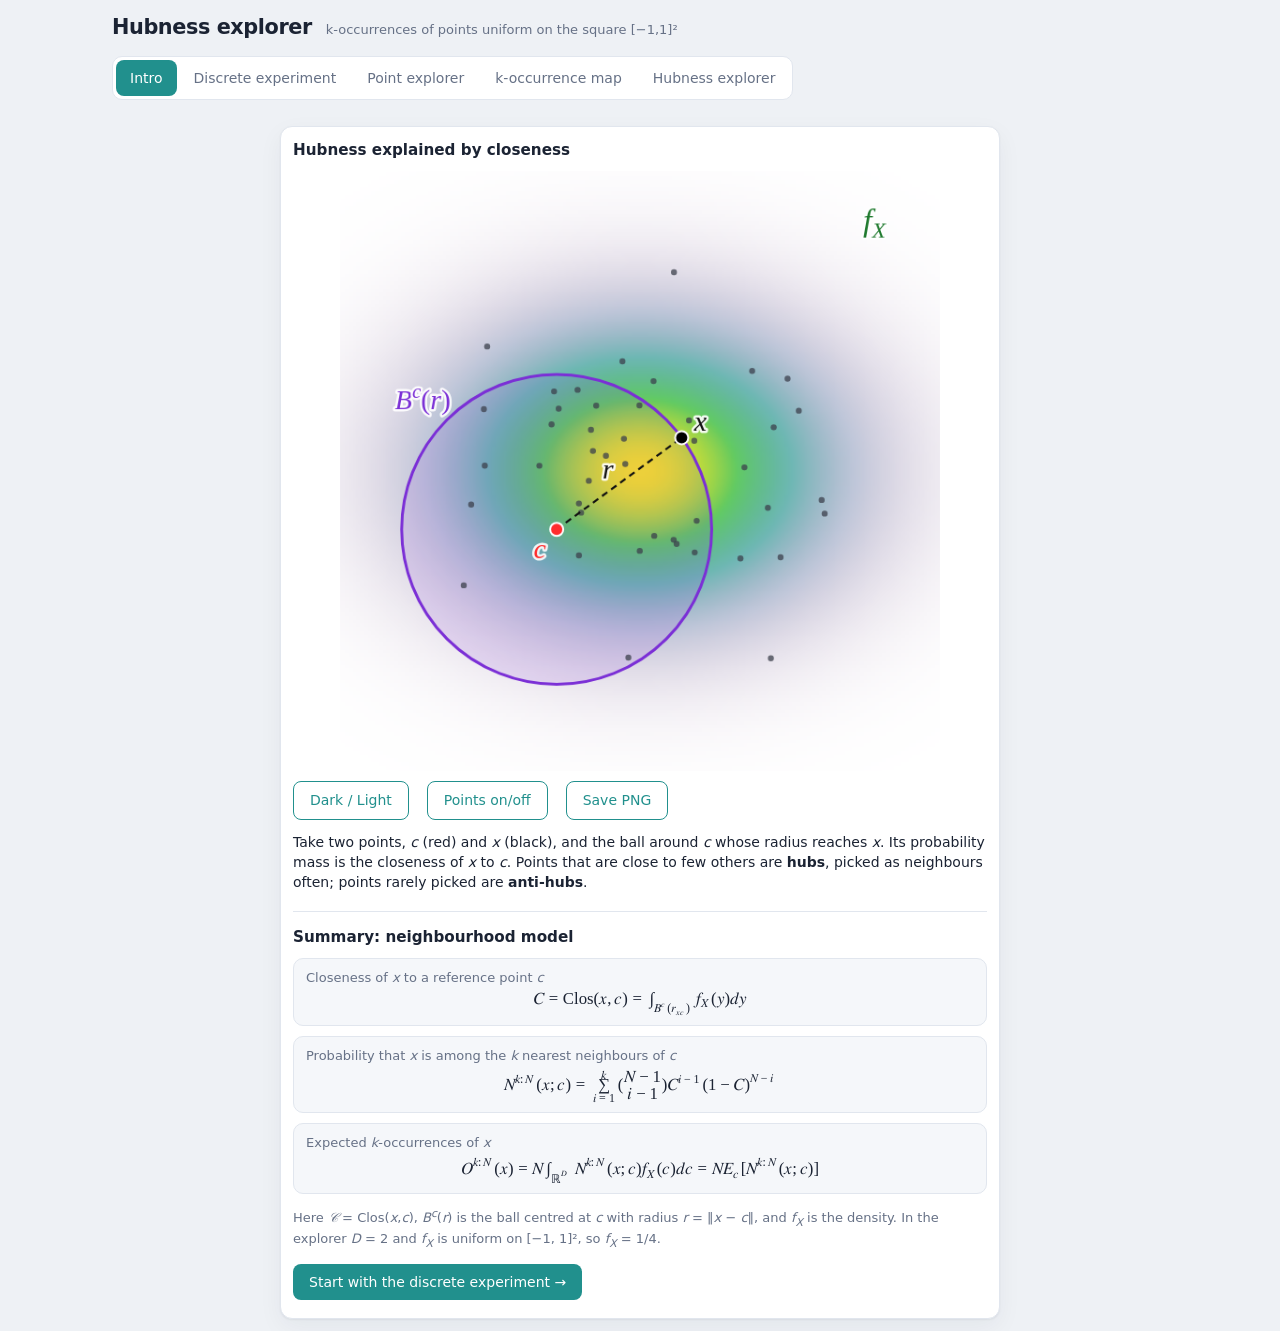
<file: index.html>
<!doctype html>
<html lang="en"><head><meta charset="utf-8">
<meta name="viewport" content="width=device-width,initial-scale=1,viewport-fit=cover">
<title>Hubness explorer</title><link rel="stylesheet" href="style.css"></head><body>
<header><h1>Hubness explorer</h1><span class="mut">k-occurrences of points uniform on the square [−1,1]²</span></header>
<div class="app">
<aside id="side">
  <section class="box"><h2>Parameters</h2>
    <div class="par"><label for="nS">N <small>points</small></label><input id="nI" type="number" min="10" max="10000"><input id="nS" type="range" min="0" max="1000"></div>
    <div class="par"><label for="kS">k <small>neighbours</small></label><input id="kI" type="number" min="1"><input id="kS" type="range" min="0" max="1000"></div>
  </section>
</aside>
<main>
  <div class="tabs"><button id="tI" class="on">Intro</button><button id="tD">Discrete experiment</button><button id="tE">Point explorer</button><button id="tO">k-occurrence map</button><button id="tH">Hubness explorer</button></div>
  <section id="intro">
    <div class="box intro"><h2>Hubness explained by closeness</h2>
      <canvas id="ic" class="diag"></canvas>
      <div class="row"><button class="btn ghost" id="iTheme">Dark / Light</button><button class="btn ghost" id="iPts">Points on/off</button><button class="btn ghost" id="iPng">Save PNG</button></div>
      <p>Take two points, <i>c</i> (red) and <i>x</i> (black), and the ball around <i>c</i> whose radius reaches <i>x</i>. Its probability mass is the closeness of <i>x</i> to <i>c</i>. Points that are close to few others are <b>hubs</b>, picked as neighbours often; points rarely picked are <b>anti-hubs</b>.</p>
      <h2 class="sum">Summary: neighbourhood model</h2>
      <div class="item"><div class="lab">Closeness of <i>x</i> to a reference point <i>c</i></div><div class="eq"><math display="block"><mi mathvariant="script">C</mi><mo>=</mo><mi>Clos</mi><mo stretchy="false">(</mo><mi>x</mi><mo>,</mo><mi>c</mi><mo stretchy="false">)</mo><mo>=</mo><msub><mo>∫</mo><mrow><msup><mi>B</mi><mi>c</mi></msup><mo stretchy="false">(</mo><msub><mi>r</mi><mrow><mi>x</mi><mi>c</mi></mrow></msub><mo stretchy="false">)</mo></mrow></msub><msub><mi>f</mi><mi>X</mi></msub><mo stretchy="false">(</mo><mi>y</mi><mo stretchy="false">)</mo><mi>d</mi><mi>y</mi></math></div></div>
      <div class="item"><div class="lab">Probability that <i>x</i> is among the <i>k</i> nearest neighbours of <i>c</i></div><div class="eq"><math display="block"><msup><mi>N</mi><mrow><mi>k</mi><mo>:</mo><mi>N</mi></mrow></msup><mo stretchy="false">(</mo><mi>x</mi><mo>;</mo><mi>c</mi><mo stretchy="false">)</mo><mo>=</mo><munderover><mo>∑</mo><mrow><mi>i</mi><mo>=</mo><mn>1</mn></mrow><mi>k</mi></munderover><mo stretchy="false">(</mo><mfrac linethickness="0"><mrow><mi>N</mi><mo>−</mo><mn>1</mn></mrow><mrow><mi>i</mi><mo>−</mo><mn>1</mn></mrow></mfrac><mo stretchy="false">)</mo><msup><mi mathvariant="script">C</mi><mrow><mi>i</mi><mo>−</mo><mn>1</mn></mrow></msup><msup><mrow><mo stretchy="false">(</mo><mn>1</mn><mo>−</mo><mi mathvariant="script">C</mi><mo stretchy="false">)</mo></mrow><mrow><mi>N</mi><mo>−</mo><mi>i</mi></mrow></msup></math></div></div>
      <div class="item"><div class="lab">Expected <i>k</i>-occurrences of <i>x</i></div><div class="eq"><math display="block"><msup><mi>O</mi><mrow><mi>k</mi><mo>:</mo><mi>N</mi></mrow></msup><mo stretchy="false">(</mo><mi>x</mi><mo stretchy="false">)</mo><mo>=</mo><mi>N</mi><msub><mo>∫</mo><msup><mi>ℝ</mi><mi>D</mi></msup></msub><msup><mi>N</mi><mrow><mi>k</mi><mo>:</mo><mi>N</mi></mrow></msup><mo stretchy="false">(</mo><mi>x</mi><mo>;</mo><mi>c</mi><mo stretchy="false">)</mo><msub><mi>f</mi><mi>X</mi></msub><mo stretchy="false">(</mo><mi>c</mi><mo stretchy="false">)</mo><mi>d</mi><mi>c</mi><mo>=</mo><mi>N</mi><msub><mi>E</mi><mi>c</mi></msub><mo stretchy="false">[</mo><msup><mi>N</mi><mrow><mi>k</mi><mo>:</mo><mi>N</mi></mrow></msup><mo stretchy="false">(</mo><mi>x</mi><mo>;</mo><mi>c</mi><mo stretchy="false">)</mo><mo stretchy="false">]</mo></math></div></div>
      <p class="mut">Here <i>𝒞</i> = Clos(<i>x</i>,<i>c</i>), <i>B</i><sup><i>c</i></sup>(<i>r</i>) is the ball centred at <i>c</i> with radius <i>r</i> = ‖<i>x</i> − <i>c</i>‖, and <i>f<sub>X</sub></i> is the density. In the explorer <i>D</i> = 2 and <i>f<sub>X</sub></i> is uniform on [−1, 1]², so <i>f<sub>X</sub></i> = 1/4.</p>
      <div class="row"><button class="btn" id="goD">Start with the discrete experiment →</button></div>
    </div>
  </section>
  <section id="disc" class="hide">
    <div class="box"><h2>Discrete experiment <small>one random sample of N points</small></h2>
      <p class="mut">Each point in turn (top-left to bottom-right) picks its k nearest neighbours: they turn green and their counter goes up by 1. At the end, points are coloured by their final count, the k-occurrence.</p>
      <div class="row"><button class="btn" id="dRep">Repeat experiment</button><button class="btn ghost" id="dSkip">Skip to result</button>
        <label>Speed <select id="spd"><option value="1">1×</option><option value="2">2×</option><option value="4">4×</option><option value="8">8×</option></select></label></div>
      <div class="mut" id="dnote"></div></div>
    <div class="grid one" id="dgrid"></div>
  </section>
  <section id="explore" class="hide">
    <div class="box rolebar">
      <div class="seg" role="group" aria-label="Role of the point"><button data-r="c" class="on">c · reference</button><button data-r="x">x · target</button></div>
      <label class="chk"><input type="checkbox" id="two"> Show <span id="twoL">c</span> as a second point</label>
      <p class="hint" id="hint"></p>
      <div class="kv"><span>position</span><b id="pos"></b></div>
      <div class="kv" id="oRow"><span>O<sup>k:N</sup>(x)</span><b id="oval" class="big"></b></div>
    </div>
    <div class="grid" id="grid"></div>
    <div class="box" id="simBox"><h2>Empirical check <small>for the current x</small></h2>
      <div class="row"><label>Experiments <input id="E" type="number" value="200" min="1" max="5000"></label><button class="btn" id="simB">Simulate</button></div>
      <div id="simT" class="mut">Draws N uniform points per experiment and counts how many have x among their k nearest neighbours.</div>
      <canvas id="hist" width="600" height="120" class="wide"></canvas></div>
  <section class="box"><h2>Display</h2>
    <div class="par"><label for="rS">Resolution <small id="rV">150</small></label><span></span><input id="rS" type="range" min="30" max="200" step="10" value="150"></div>
    <label class="chk"><input type="checkbox" id="ord"> Show order 1+(N−1)·C instead of C</label>
  </section>
  </section>
  <section id="omap" class="hide">
    <p class="mut">Expected k-occurrence of every x, computed by midpoint integration over c; only 1/8 of the points are computed thanks to the square's symmetry.</p>
    <div class="grid one" id="ogrid"></div>
    <div class="box"><h2>Display</h2>
      <p class="mut">Midpoint integration over c, computing only 1/8 of the points thanks to the square's symmetry.</p>
      <div class="row"><label>Resolution <input id="oS" type="range" min="20" max="200" step="10" value="100"> <span id="oV">100</span></label><span id="oP" class="mut"></span></div></div>

  </section>
  <section id="hub" class="hide">
    <div class="box">
      <h2>Hubness explorer <small>uniform ball in D dimensions · x = origin</small></h2>
      <p class="mut">By rotational symmetry the closeness of the origin to <i>c</i> depends only on <i>s</i> = ‖<i>c</i>‖. So the expectation over <i>c</i> reduces to one integral in <i>s</i>, with radial density <i>D s</i><sup><i>D</i>−1</sup>:</p>
      <div class="eq"><math display="block"><msup><mi>O</mi><mrow><mi>k</mi><mo>:</mo><mi>N</mi></mrow></msup><mo stretchy="false">(</mo><mn>0</mn><mo stretchy="false">)</mo><mo>=</mo><mi>N</mi><msubsup><mo>∫</mo><mn>0</mn><mn>1</mn></msubsup><msup><mi>N</mi><mrow><mi>k</mi><mo>:</mo><mi>N</mi></mrow></msup><mo stretchy="false">(</mo><mi>s</mi><mo stretchy="false">)</mo><mi>D</mi><msup><mi>s</mi><mrow><mi>D</mi><mo>−</mo><mn>1</mn></mrow></msup><mi>d</mi><mi>s</mi><mo>,</mo><mspace width="1em"/><mi>s</mi><mo>=</mo><mo>‖</mo><mi>c</mi><mo>‖</mo></math></div>
      <p class="mut">The closeness of the origin is <i>s</i><sup><i>D</i></sup> for <i>s</i> ≤ ½. For larger <i>s</i> it is the lens where the ball around <i>c</i> meets the unit ball, divided by the unit-ball volume, computed with the regularised incomplete beta function. N and k come from the sidebar.</p>
      <div class="row"><label>Dimension D <input id="hDn" type="number" min="1" max="50" value="2" style="width:80px"></label><input id="hDs" type="range" min="1" max="20" value="2" style="flex:1"></div>
      <div class="row"><span>O(0) = <b class="big" id="hO"></b></span><span>O/k = <b id="hOk"></b></span></div>
    </div>
    <div class="box"><h3>Expected k-occurrence of the origin against D</h3><p class="mut">At the current N and k. The dashed line is k, the average k-occurrence over all points. The red dot is the current D.</p><canvas id="hc1" class="wide" width="880" height="280"></canvas></div>
    <div class="box"><h3>k-occurrence map of the origin over (N, k)</h3><p class="mut">At the current D. Blank cells have k &gt; N. The white dot is the current N and k.</p><canvas id="hc2" class="wide" width="880" height="420"></canvas><div class="mut" id="hcP"></div></div>
    <div class="box"><h3>Normalised k-occurrence O/k against k</h3><p class="mut">At the current D and N. The dashed line is O/k = 1, the uniform value.</p><canvas id="hc3" class="wide" width="880" height="280"></canvas></div>
  </section>
</main></div>
<script src="script.js"></script></body></html>
</file>
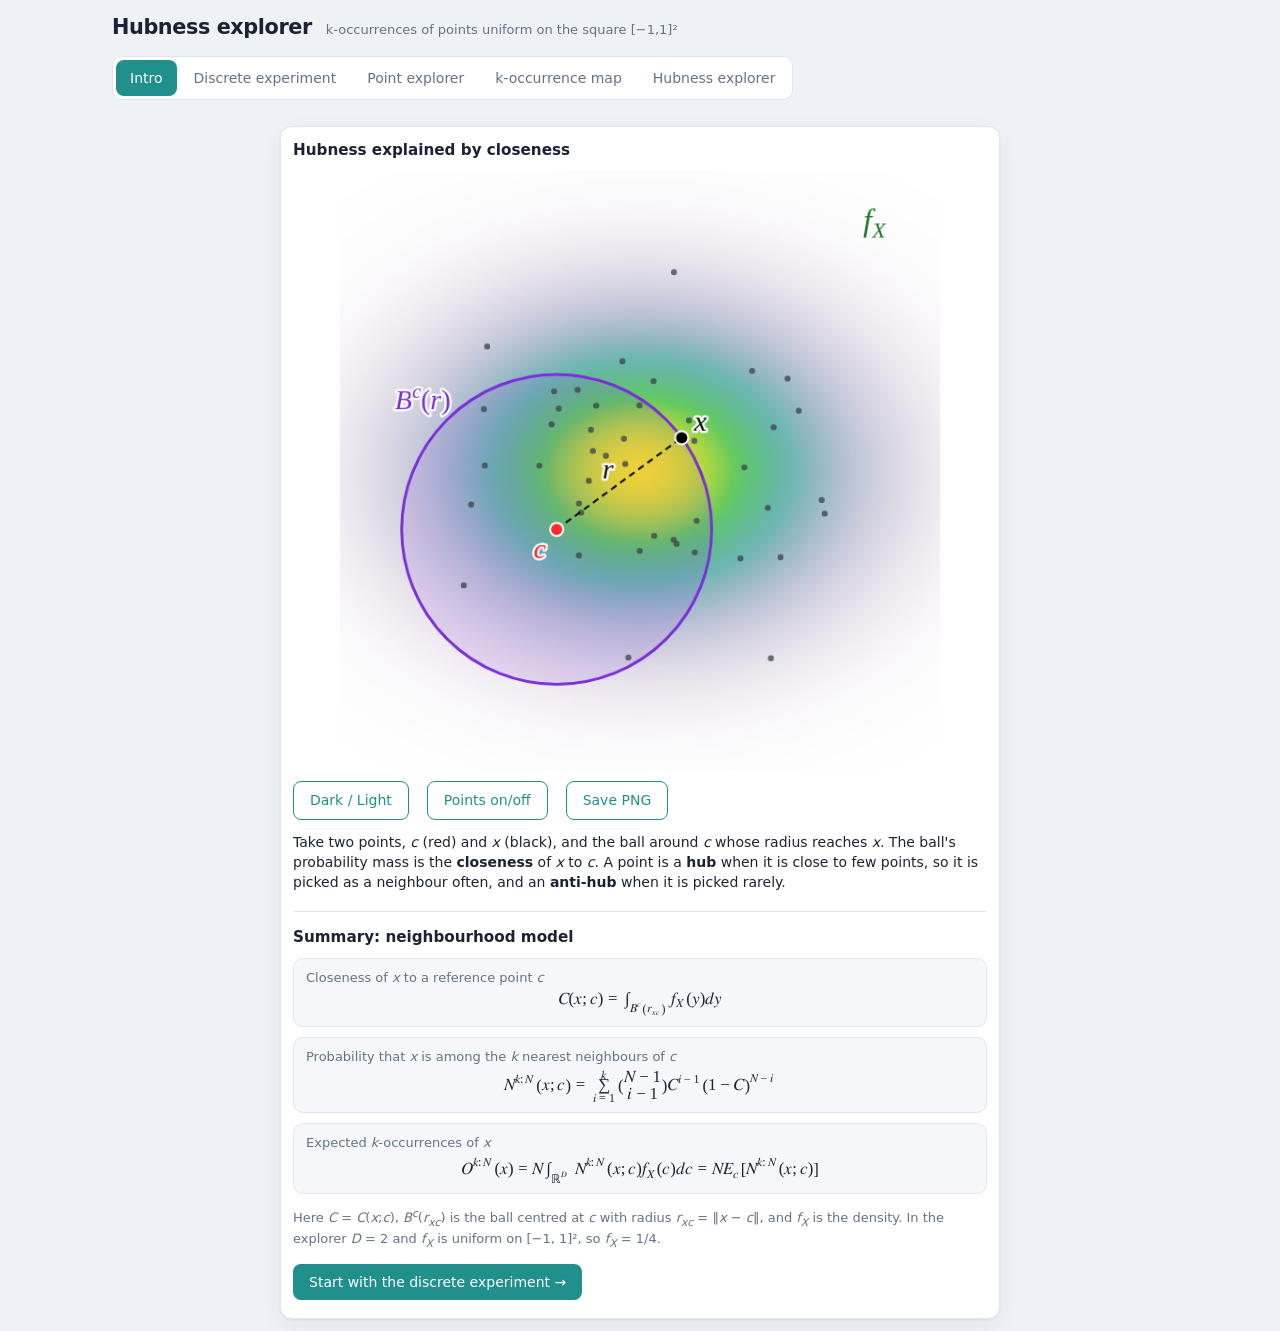
<file: hubness_artifact.html>
<!doctype html>
<html lang="en"><head><meta charset="utf-8">
<meta name="viewport" content="width=device-width,initial-scale=1,viewport-fit=cover">
<title>Hubness explorer</title><style>:root{--bg:#eef1f5;--panel:#fff;--tx:#1b2333;--mut:#667186;--line:#e1e6ee;--ac:#21908d;--field:#f5f7fa;--sh:0 1px 2px rgba(20,30,50,.06),0 8px 24px rgba(20,30,50,.05)}
@media(prefers-color-scheme:dark){:root:not([data-theme="light"]){--bg:#0f141e;--panel:#172033;--tx:#e6eaf2;--mut:#93a0b6;--line:#26304a;--ac:#35b779;--field:#0f141e;--sh:none}}
:root[data-theme="dark"]{--bg:#0f141e;--panel:#172033;--tx:#e6eaf2;--mut:#93a0b6;--line:#26304a;--ac:#35b779;--field:#0f141e;--sh:none}
:root{box-sizing:border-box;padding-top:env(safe-area-inset-top,0px);padding-bottom:env(safe-area-inset-bottom,0px)}
*{box-sizing:inherit}
html{background:var(--bg);scroll-padding-top:env(safe-area-inset-top,0px)}
body{margin:0 auto;max-width:1080px;padding:12px;background:var(--bg);color:var(--tx);font:14px/1.45 system-ui,-apple-system,"Segoe UI",sans-serif}
header{display:flex;flex-wrap:wrap;align-items:baseline;gap:4px 14px;margin-bottom:14px}
h1{font-size:1.3rem;font-weight:700;letter-spacing:-.02em;margin:0}
h2{font-size:.95rem;font-weight:650;margin:0 0 10px}
h2 small,label small{font-weight:400;color:var(--mut);font-size:12px}
.mut,.hint{color:var(--mut);font-size:13px}
.app{display:grid;grid-template-columns:260px minmax(0,1fr);gap:12px;align-items:start}
aside{display:flex;flex-direction:column;gap:12px;position:sticky;top:12px}
@media(max-width:860px){.app{grid-template-columns:1fr}aside{position:static}}
.box,.panel{background:var(--panel);border:1px solid var(--line);border-radius:12px;padding:12px;box-shadow:var(--sh);margin-bottom:0}
main .box{margin-top:14px}
.par{display:grid;grid-template-columns:1fr 84px;gap:6px 8px;align-items:center;margin-bottom:10px}
.par input[type=range]{grid-column:1/3}
input[type=number]{width:100%;background:var(--field);color:var(--tx);border:1px solid var(--line);border-radius:8px;padding:5px 8px;font:inherit}
input[type=range]{width:100%;accent-color:var(--ac)}
.seg{display:grid;grid-template-columns:1fr 1fr;background:var(--field);border:1px solid var(--line);border-radius:10px;padding:3px;gap:3px}
.seg button{border:0;background:transparent;color:var(--mut);padding:8px 6px;border-radius:8px;font:inherit;font-size:14px;cursor:pointer}
.seg button.on[data-r=c]{background:#e5253d;color:#fff}
.seg button.on[data-r=x]{background:#16181d;color:#fff}
.hint{margin:8px 0}
.kv{display:flex;justify-content:space-between;align-items:baseline;padding:6px 0;border-top:1px solid var(--line)}
.kv span{color:var(--mut)}
.big{font-size:1.35rem;color:var(--ac)}
.chk{display:flex;gap:8px;font-size:14px;margin-top:4px}
.tabs{display:inline-flex;background:var(--panel);border:1px solid var(--line);border-radius:10px;padding:3px;gap:3px;margin-bottom:12px}
.tabs button{border:0;background:transparent;color:var(--mut);padding:8px 14px;border-radius:8px;font:inherit;cursor:pointer}
.tabs .on{background:var(--ac);color:#fff}
.btn{background:var(--ac);color:#fff;border:0;border-radius:8px;padding:8px 16px;font:inherit;cursor:pointer}
.row{display:flex;flex-wrap:wrap;gap:8px 18px;align-items:center;margin:6px 0}
.row input[type=number]{width:90px}
.grid{display:grid;grid-template-columns:1fr 1fr;gap:14px}
.grid.one{grid-template-columns:minmax(0,560px)}
@media(max-width:700px){.grid{grid-template-columns:1fr}}
.panel h3{font-size:.95rem;font-weight:650;margin:0}
.panel .sub{color:var(--mut);font-size:12.5px;margin:2px 0 8px;min-height:2.6em}
canvas{width:100%;aspect-ratio:1;display:block;touch-action:none;cursor:crosshair}
canvas.wide{aspect-ratio:auto;margin-top:8px;cursor:default}
.hov{color:var(--mut);font-size:12px;min-height:1.3em;margin-top:2px}
.hide{display:none}

.btn.ghost{background:transparent;color:var(--ac);border:1px solid var(--ac)}
select{background:var(--field);color:var(--tx);border:1px solid var(--line);border-radius:8px;padding:6px 8px;font:inherit}
#disc .box{margin-top:0;margin-bottom:14px}

.hov.val{color:var(--tx);font-size:13px;margin-top:6px}
.kv b{text-align:right}

.app.solo{grid-template-columns:1fr}
.intro{max-width:720px;margin:0 auto}
.intro p{margin:12px 0}
.eq{font-family:Georgia,"Times New Roman",serif;font-size:1.05rem;padding:10px 14px;background:var(--field);border:1px solid var(--line);border-radius:8px;overflow-x:auto;white-space:nowrap}
canvas.diag{max-width:600px;margin:0 auto 10px;border-radius:10px;cursor:default}
.panel.full{grid-column:1/-1}
.tabs{max-width:100%;overflow-x:auto}
.tabs button{white-space:nowrap}
@media(max-width:520px){.tabs button{padding:8px 10px;font-size:14px}}

.mw{display:flex;gap:4px;align-items:stretch}
.mw canvas{flex:1 1 0;min-width:0;width:auto}
.lg{position:relative;width:44px;flex:none;font-size:11px;color:var(--mut)}
.lg .bar{position:absolute;left:2px;top:7.27%;bottom:7.27%;width:10px;border-radius:3px}
.lg .hi{position:absolute;left:16px;top:7.27%;transform:translateY(-50%)}
.lg .lo{position:absolute;left:16px;bottom:7.27%;transform:translateY(50%)}
.rolebar{display:flex;flex-wrap:wrap;gap:8px 18px;align-items:center}
.rolebar .seg{width:250px}
.rolebar .chk{margin:0}
.rolebar .hint{flex-basis:100%;margin:0}
.rolebar .kv{flex-basis:100%;border-top:1px solid var(--line);padding:6px 0;margin:0}
.rolebar .kv b{margin-left:auto}
.rolebar .big{font-size:1.15rem}
.pval{text-align:center;font-size:14px;color:var(--tx);margin-top:6px}
.pval b{color:var(--ac)}
.sum{margin-top:18px;border-top:1px solid var(--line);padding-top:14px}
.res{padding-left:20px}
.res li{margin:8px 0}
.res .eq{margin:6px 0 2px}
.box h3{font-size:.95rem;font-weight:650;margin:0 0 4px}
.sum{margin-top:18px;border-top:1px solid var(--line);padding-top:14px}
.item{border:1px solid var(--line);border-radius:10px;padding:10px 12px;margin:10px 0;background:var(--field)}
.item .lab{font-size:13px;color:var(--mut);margin-bottom:4px}
.item .eq{padding:0;border:0;background:none}
#hub .box{margin-bottom:14px}
</style></head><body>
<header><h1>Hubness explorer</h1><span class="mut">k-occurrences of points uniform on the square [−1,1]²</span></header>
<div class="app">
<aside id="side">
  <section class="box"><h2>Parameters</h2>
    <div class="par"><label for="nS">N <small>points</small></label><input id="nI" type="number" min="10" max="10000"><input id="nS" type="range" min="0" max="1000"></div>
    <div class="par"><label for="kS">k <small>neighbours</small></label><input id="kI" type="number" min="1"><input id="kS" type="range" min="0" max="1000"></div>
  </section>
</aside>
<main>
  <div class="tabs"><button id="tI" class="on">Intro</button><button id="tD">Discrete experiment</button><button id="tE">Point explorer</button><button id="tO">k-occurrence map</button><button id="tH">Hubness explorer</button></div>
  <section id="intro">
    <div class="box intro"><h2>Hubness explained by closeness</h2>
      <canvas id="ic" class="diag"></canvas>
      <div class="row"><button class="btn ghost" id="iTheme">Dark / Light</button><button class="btn ghost" id="iPts">Points on/off</button><button class="btn ghost" id="iPng">Save PNG</button></div>
      <p>Take two points, <i>c</i> (red) and <i>x</i> (black), and the ball around <i>c</i> whose radius reaches <i>x</i>. The ball's probability mass is the <b>closeness</b> of <i>x</i> to <i>c</i>. A point is a <b>hub</b> when it is close to few points, so it is picked as a neighbour often, and an <b>anti-hub</b> when it is picked rarely.</p>
      <h2 class="sum">Summary: neighbourhood model</h2>
      <div class="item"><div class="lab">Closeness of <i>x</i> to a reference point <i>c</i></div><div class="eq"><math display="block"><mi>C</mi><mo>(</mo><mi>x</mi><mo>;</mo><mi>c</mi><mo>)</mo><mo>=</mo><msub><mo>∫</mo><mrow><msup><mi>B</mi><mi>c</mi></msup><mo>(</mo><msub><mi>r</mi><mrow><mi>x</mi><mi>c</mi></mrow></msub><mo>)</mo></mrow></msub><msub><mi>f</mi><mi>X</mi></msub><mo>(</mo><mi>y</mi><mo>)</mo><mi>d</mi><mi>y</mi></math></div></div>
      <div class="item"><div class="lab">Probability that <i>x</i> is among the <i>k</i> nearest neighbours of <i>c</i></div><div class="eq"><math display="block"><msup><mi>N</mi><mrow><mi>k</mi><mo>:</mo><mi>N</mi></mrow></msup><mo>(</mo><mi>x</mi><mo>;</mo><mi>c</mi><mo>)</mo><mo>=</mo><munderover><mo>∑</mo><mrow><mi>i</mi><mo>=</mo><mn>1</mn></mrow><mi>k</mi></munderover><mo>(</mo><mfrac linethickness="0"><mrow><mi>N</mi><mo>−</mo><mn>1</mn></mrow><mrow><mi>i</mi><mo>−</mo><mn>1</mn></mrow></mfrac><mo>)</mo><msup><mi>C</mi><mrow><mi>i</mi><mo>−</mo><mn>1</mn></mrow></msup><msup><mrow><mo>(</mo><mn>1</mn><mo>−</mo><mi>C</mi><mo>)</mo></mrow><mrow><mi>N</mi><mo>−</mo><mi>i</mi></mrow></msup></math></div></div>
      <div class="item"><div class="lab">Expected <i>k</i>-occurrences of <i>x</i></div><div class="eq"><math display="block"><msup><mi>O</mi><mrow><mi>k</mi><mo>:</mo><mi>N</mi></mrow></msup><mo>(</mo><mi>x</mi><mo>)</mo><mo>=</mo><mi>N</mi><msub><mo>∫</mo><msup><mi>ℝ</mi><mi>D</mi></msup></msub><msup><mi>N</mi><mrow><mi>k</mi><mo>:</mo><mi>N</mi></mrow></msup><mo>(</mo><mi>x</mi><mo>;</mo><mi>c</mi><mo>)</mo><msub><mi>f</mi><mi>X</mi></msub><mo>(</mo><mi>c</mi><mo>)</mo><mi>d</mi><mi>c</mi><mo>=</mo><mi>N</mi><msub><mi>E</mi><mi>c</mi></msub><mo>[</mo><msup><mi>N</mi><mrow><mi>k</mi><mo>:</mo><mi>N</mi></mrow></msup><mo>(</mo><mi>x</mi><mo>;</mo><mi>c</mi><mo>)</mo><mo>]</mo></math></div></div>
      <p class="mut">Here <i>C</i> = <i>C</i>(<i>x</i>;<i>c</i>), <i>B</i><sup><i>c</i></sup>(<i>r</i><sub><i>xc</i></sub>) is the ball centred at <i>c</i> with radius <i>r</i><sub><i>xc</i></sub> = ‖<i>x</i> − <i>c</i>‖, and <i>f<sub>X</sub></i> is the density. In the explorer <i>D</i> = 2 and <i>f<sub>X</sub></i> is uniform on [−1, 1]², so <i>f<sub>X</sub></i> = 1/4.</p>
      <div class="row"><button class="btn" id="goD">Start with the discrete experiment →</button></div>
    </div>
  </section>
  <section id="disc" class="hide">
    <div class="box"><h2>Discrete experiment <small>one random sample of N points</small></h2>
      <p class="mut">Each point in turn (top-left to bottom-right) picks its k nearest neighbours: they turn green and their counter goes up by 1. At the end, points are coloured by their final count, the k-occurrence.</p>
      <div class="row"><button class="btn" id="dRep">Repeat experiment</button><button class="btn ghost" id="dSkip">Skip to result</button>
        <label>Speed <select id="spd"><option value="1">1×</option><option value="2">2×</option><option value="4">4×</option><option value="8">8×</option></select></label></div>
      <div class="mut" id="dnote"></div></div>
    <div class="grid one" id="dgrid"></div>
  </section>
  <section id="explore" class="hide">
    <div class="box rolebar">
      <div class="seg" role="group" aria-label="Role of the point"><button data-r="c">c · reference</button><button data-r="x" class="on">x · target</button></div>
      <label class="chk"><input type="checkbox" id="two"> Show <span id="twoL">c</span> as a second point</label>
      <p class="hint" id="hint"></p>
      <div class="kv"><span>position</span><b id="pos"></b></div>
      <div class="kv" id="oRow"><span>O<sup>k:N</sup>(x)</span><b id="oval" class="big"></b></div>
    </div>
    <div class="grid" id="grid"></div>
    <div class="box" id="simBox"><h2>Empirical check <small>for the current x</small></h2>
      <div class="row"><label>Experiments <input id="E" type="number" value="200" min="1" max="5000"></label><button class="btn" id="simB">Simulate</button></div>
      <div id="simT" class="mut">Draws N uniform points per experiment and counts how many have x among their k nearest neighbours.</div>
      <canvas id="hist" width="600" height="120" class="wide"></canvas></div>
  <section class="box"><h2>Display</h2>
    <div class="par"><label for="rS">Resolution <small id="rV">150</small></label><span></span><input id="rS" type="range" min="30" max="200" step="10" value="150"></div>
    <label class="chk"><input type="checkbox" id="ord"> Show order 1+(N−1)·C instead of C</label>
  </section>
  </section>
  <section id="omap" class="hide">
    <p class="mut">Expected k-occurrence of every x, computed by midpoint integration over c; only 1/8 of the points are computed thanks to the square's symmetry.</p>
    <div class="grid one" id="ogrid"></div>
    <div class="box"><h2>Display</h2>
      <p class="mut">Midpoint integration over c, computing only 1/8 of the points thanks to the square's symmetry.</p>
      <div class="row"><label>Resolution <input id="oS" type="range" min="20" max="200" step="10" value="100"> <span id="oV">100</span></label><span id="oP" class="mut"></span></div></div>

  </section>
  <section id="hub" class="hide">
    <div class="box">
      <h2>Hubness explorer <small>uniform ball in D dimensions · x = origin</small></h2>
      <p class="mut">By rotational symmetry the closeness of the origin to <i>c</i> depends only on <i>s</i> = ‖<i>c</i>‖. So the expectation over <i>c</i> reduces to one integral in <i>s</i>, with radial density <i>D s</i><sup><i>D</i>−1</sup>:</p>
      <div class="eq"><math display="block"><msup><mi>O</mi><mrow><mi>k</mi><mo>:</mo><mi>N</mi></mrow></msup><mo>(</mo><mn>0</mn><mo>)</mo><mo>=</mo><mi>N</mi><msubsup><mo>∫</mo><mn>0</mn><mn>1</mn></msubsup><msup><mi>N</mi><mrow><mi>k</mi><mo>:</mo><mi>N</mi></mrow></msup><mo>(</mo><mi>s</mi><mo>)</mo><mi>D</mi><msup><mi>s</mi><mrow><mi>D</mi><mo>−</mo><mn>1</mn></mrow></msup><mi>d</mi><mi>s</mi><mo>,</mo><mspace width="1em"/><mi>s</mi><mo>=</mo><mo>‖</mo><mi>c</mi><mo>‖</mo></math></div>
      <p class="mut">The closeness of the origin is <i>s</i><sup><i>D</i></sup> for <i>s</i> ≤ ½. For larger <i>s</i> it is the lens where the ball around <i>c</i> meets the unit ball, divided by the unit-ball volume, computed with the regularised incomplete beta function. N and k come from the sidebar.</p>
      <div class="row"><label>Dimension D <input id="hDn" type="number" min="1" max="50" value="2" style="width:80px"></label><input id="hDs" type="range" min="1" max="20" value="2" style="flex:1"></div>
      <div class="row"><span>O(0) = <b class="big" id="hO"></b></span><span>O/k = <b id="hOk"></b></span></div>
    </div>
    <div class="box"><h3>Expected k-occurrence of the origin against D</h3><p class="mut">At the current N and k. The dashed line is k, the average k-occurrence over all points. The red dot is the current D.</p><canvas id="hc1" class="wide" width="880" height="280"></canvas></div>
    <div class="box"><h3>k-occurrence map of the origin over (N, k)</h3><p class="mut">At the current D. Blank cells have k &gt; N. The white dot is the current N and k.</p><canvas id="hc2" class="wide" width="880" height="420"></canvas><div class="mut" id="hcP"></div></div>
    <div class="box"><h3>Normalised k-occurrence O/k against k</h3><p class="mut">At the current D and N. The dashed line is O/k = 1, the uniform value.</p><canvas id="hc3" class="wide" width="880" height="280"></canvas></div>
  </section>
</main></div>
<script>// ================= MATH =================
// Area of disk(0,r) ∩ [0,a]x[0,b]
function quad(a, b, r) {
  a = Math.min(a, r); b = Math.min(b, r);
  if (a * a + b * b <= r * r) return a * b;
  const u0 = Math.sqrt(r * r - b * b);
  const G = u => 0.5 * (u * Math.sqrt(Math.max(r * r - u * u, 0)) + r * r * Math.asin(Math.min(u / r, 1)));
  return b * u0 + G(a) - G(u0);
}
const S = (a, b, r) => (a < 0 ? -1 : 1) * (b < 0 ? -1 : 1) * quad(Math.abs(a), Math.abs(b), r);
// Exact area of disk(c, r) ∩ [-1,1]^2
function area(cx, cy, r) {
  if (r <= 0) return 0;
  const x1 = -1 - cx, x2 = 1 - cx, y1 = -1 - cy, y2 = 1 - cy;
  return S(x2, y2, r) - S(x1, y2, r) - S(x2, y1, r) + S(x1, y1, r);
}
// Closeness C(x; c): mass of the ball centred at c with radius |x-c|
const C = (x, y, cx, cy) => Math.min(1, Math.max(0, area(cx, cy, Math.hypot(x - cx, y - cy)) / 4));

// Regularised incomplete beta (Numerical Recipes) -> exact binomial CDF, fast for any N
function lgam(z) {
  const c = [76.18009172947146, -86.50532032941677, 24.01409824083091, -1.231739572450155, 0.1208650973866179e-2, -0.5395239384953e-5];
  let y = z, t = z + 5.5; t -= (z + 0.5) * Math.log(t);
  let s = 1.000000000190015; for (const v of c) s += v / ++y;
  return -t + Math.log(2.5066282746310005 * s / z);
}
function betacf(a, b, x) {
  const F = 1e-300, qab = a + b, qap = a + 1, qam = a - 1;
  let c = 1, d = 1 - qab * x / qap; if (Math.abs(d) < F) d = F; d = 1 / d; let h = d;
  for (let m = 1; m <= 500; m++) {
    const m2 = 2 * m;
    let aa = m * (b - m) * x / ((qam + m2) * (a + m2));
    d = 1 + aa * d; if (Math.abs(d) < F) d = F; c = 1 + aa / c; if (Math.abs(c) < F) c = F; d = 1 / d; h *= d * c;
    aa = -(a + m) * (qab + m) * x / ((a + m2) * (qap + m2));
    d = 1 + aa * d; if (Math.abs(d) < F) d = F; c = 1 + aa / c; if (Math.abs(c) < F) c = F; d = 1 / d;
    const del = d * c; h *= del; if (Math.abs(del - 1) < 1e-12) break;
  }
  return h;
}
function betai(x, a, b) {
  if (x <= 0) return 0; if (x >= 1) return 1;
  const bt = Math.exp(lgam(a + b) - lgam(a) - lgam(b) + a * Math.log(x) + b * Math.log(1 - x));
  return x < (a + 1) / (a + b + 2) ? bt * betacf(a, b, x) / a : 1 - bt * betacf(b, a, 1 - x) / b;
}
// P(Binomial(n,p) <= m)
const binCdf = (m, n, p) => m >= n ? 1 : m < 0 ? 0 : betai(1 - p, n - m, m + 1);
// N^{k:N}(x;c) given closeness p: x is among the k nearest of c, with N-1 other points
const Nk = (p, k, N) => binCdf(k - 1, N - 1, p);

// ================= STATE / UI =================
const $ = id => document.getElementById(id), W = 440, MG = 32, SQ = W - 2 * MG;  // canvas size, margin around the square, square side
const st = { N: 1000, k: 30, p: [0.3, 0.2], q: [-0.5, -0.4], two: false, ox: [0.3, 0.2], role: 'x', res: 150, ores: 100, order: false, mode: 'explore' };
const fmt = v => (v === undefined || !isFinite(v)) ? '–' : v.toPrecision(3);
const VIR = ['#440154', '#46327e', '#365c8d', '#277f8e', '#1fa187', '#4ac16d', '#9fda3a', '#fde725'];
const MAG = ['#000004', '#251255', '#721f81', '#b63679', '#f1605d', '#fec287', '#fcfdbf'];
const VIRR = [...VIR].reverse(), MAGR = [...MAG].reverse();   // viridis_r, magma_r
const hex = s => [1, 3, 5].map(i => parseInt(s.substr(i, 2), 16));
function cmap(stops) {
  const a = stops.map(hex);
  return t => { t = Math.min(1, Math.max(0, t)) * (a.length - 1); const i = Math.min(Math.floor(t), a.length - 2), f = t - i;
    return a[i].map((v, m) => v + (a[i + 1][m] - v) * f); };
}
function mkPanel(parent, stops, f, isCl) {
  const el = document.createElement('div'); el.className = 'panel';
  el.innerHTML = `<h3></h3><div class="sub"></div><div class="mw"><canvas width="${W}" height="${W}"></canvas><div class="lg"><div class="bar" style="background:linear-gradient(0deg,${stops.join(',')})"></div><span class="hi"></span><span class="lo"></span></div></div><div class="hov">&nbsp;</div>`;
  parent.appendChild(el);
  return { f, isCl, cm: cmap(stops), cv: el.querySelector('canvas'), off: document.createElement('canvas'),
    h: el.querySelector('h3'), sub: el.querySelector('.sub'), lo_: el.querySelector('.lo'), hi_: el.querySelector('.hi'), hov: el.querySelector('.hov') };
}
function paint(p) {
  const R = p.R; p.off.width = p.off.height = R;
  const ctx = p.off.getContext('2d'), img = ctx.createImageData(R, R), rng = (p.hi - p.lo) || 1;
  for (let i = 0; i < R * R; i++) {
    const z = p.v[i], o = i * 4;
    if (z !== z) { img.data[o] = img.data[o + 1] = img.data[o + 2] = 200; img.data[o + 3] = 120; continue; }
    const c = p.cm((z - p.lo) / rng); img.data[o] = c[0]; img.data[o + 1] = c[1]; img.data[o + 2] = c[2]; img.data[o + 3] = 255;
  }
  ctx.putImageData(img, 0, 0);
}
function show(p, marker) {
  const g = p.cv.getContext('2d'), mut = getComputedStyle(document.documentElement).getPropertyValue('--mut').trim() || '#667186';
  g.clearRect(0, 0, W, W); g.imageSmoothingEnabled = true; g.drawImage(p.off, MG, MG, SQ, SQ);
  g.strokeStyle = mut; g.lineWidth = 1.5; g.strokeRect(MG, MG, SQ, SQ);          // the domain: the square [-1,1]^2
  g.fillStyle = mut; g.font = '12px system-ui,sans-serif'; g.textAlign = 'center'; g.textBaseline = 'top';
  [[-1, '−1'], [0, '0'], [1, '1']].forEach(([v, t]) => { const X = MG + (v + 1) / 2 * SQ; g.fillText(t, X, MG + SQ + 7); g.beginPath(); g.moveTo(X, MG + SQ); g.lineTo(X, MG + SQ + 4); g.stroke(); });
  g.textAlign = 'right'; g.textBaseline = 'middle';
  [[-1, '−1'], [0, '0'], [1, '1']].forEach(([v, t]) => { const Y = MG + (1 - v) / 2 * SQ; g.fillText(t, MG - 8, Y); g.beginPath(); g.moveTo(MG, Y); g.lineTo(MG - 4, Y); g.stroke(); });
  if (marker === 'ox') {
    const X = MG + (st.ox[0] + 1) / 2 * SQ, Y = MG + (1 - st.ox[1]) / 2 * SQ;
    g.beginPath(); g.arc(X, Y, 5.5, 0, 7); g.fillStyle = '#111'; g.fill(); g.lineWidth = 2.5; g.strokeStyle = '#fff'; g.stroke();
    g.font = 'bold 12px system-ui,sans-serif'; g.textAlign = 'left'; g.textBaseline = 'bottom'; g.lineWidth = 3; g.strokeStyle = 'rgba(255,255,255,.9)';
    g.strokeText('x', X + 8, Y - 5); g.fillStyle = '#111'; g.fillText('x', X + 8, Y - 5);
  } else if (marker) drawMarkers(g);
  p.lo_.textContent = p.lo === undefined ? '' : +p.lo.toPrecision(3); p.hi_.textContent = p.hi === undefined ? '' : +p.hi.toPrecision(3);
}
const xPt = () => (st.role === 'x' || !st.two) ? st.p : st.q, cPt = () => st.role === 'c' ? st.p : st.q;
function drawMarkers(g) {
  const cP = cPt(), xP = xPt(), X = v => MG + (v[0] + 1) / 2 * SQ, Y = v => MG + (1 - v[1]) / 2 * SQ;
  if (st.two) {                                                                    // ball centred at c reaching x
    g.save(); g.beginPath(); g.rect(MG, MG, SQ, SQ); g.clip();
    g.setLineDash([5, 4]); g.beginPath(); g.arc(X(cP), Y(cP), Math.hypot(xP[0] - cP[0], xP[1] - cP[1]) * SQ / 2, 0, 7);
    g.strokeStyle = 'rgba(0,0,0,.35)'; g.lineWidth = 3; g.stroke(); g.strokeStyle = '#fff'; g.lineWidth = 1.5; g.stroke(); g.restore();
  }
  [[st.p, st.role === 'c' ? '#e5253d' : '#111', st.role, true], [st.q, st.role === 'c' ? '#111' : '#e5253d', st.role === 'c' ? 'x' : 'c', false]].forEach(([v, col, l, main]) => {
    if (!main && !st.two) return;
    g.beginPath(); g.arc(X(v), Y(v), main ? 5.5 : 3.5, 0, 7); g.fillStyle = col; g.fill(); g.lineWidth = main ? 2.5 : 2; g.strokeStyle = '#fff'; g.stroke();
    g.font = 'bold 12px system-ui,sans-serif'; g.textAlign = 'left'; g.textBaseline = 'bottom'; g.lineWidth = 3; g.strokeStyle = 'rgba(255,255,255,.9)';
    g.strokeText(l, X(v) + 8, Y(v) - 5); g.fillStyle = col; g.fillText(l, X(v) + 8, Y(v) - 5);
  });
}
function compute(p) {
  const R = st.res, v = new Float32Array(R * R); let lo = Infinity, hi = -Infinity;
  for (let j = 0; j < R; j++) for (let i = 0; i < R; i++) {
    let z = p.f(-1 + (i + .5) * 2 / R, 1 - (j + .5) * 2 / R);
    if (p.isCl && st.order) z = 1 + (st.N - 1) * z;
    v[j * R + i] = z; if (z < lo) lo = z; if (z > hi) hi = z;
  }
  if (p.fix) { lo = (p.isCl && st.order) ? 1 : 0; hi = (p.isCl && st.order) ? st.N : 1; }
  Object.assign(p, { v, lo, hi, R }); paint(p);
}

// Role c: pixel = x, point = c. Role x: pixel = c, point = x.
const clos = (u, v) => st.role === 'c' ? C(u, v, st.p[0], st.p[1]) : C(st.p[0], st.p[1], u, v);
const panels = [mkPanel($('grid'), VIRR, clos, 1), mkPanel($('grid'), VIR, (u, v) => Nk(clos(u, v), st.k, st.N), 0)];
const TT = {
  c: [['Closeness C(x; c)', 'Mass of the ball around c that reaches x. Map over every x.'],
      ['Probability N<sup>k:N</sup>(x; c)', 'Chance that x is among the k nearest neighbours of c. Map over every x.']],
  x: [['Reverse closeness C(x; c)', 'Closeness of x as seen from each possible c. Map over every c.'],
      ['Reverse probability N<sup>k:N</sup>(x; c)', 'Chance that x is a k-neighbour of c. N times its mean is O(x).']]
};
const HINT1 = { c: 'The point is the reference c. Maps show how every x relates to it.',
                x: 'The point is the target x. Maps show how x is seen from every possible c.' };
const HINT = { c: 'The large point is the reference c; the small one is x. Maps show how every x relates to c.',
               x: 'The large point is the target x; the small one is c. Maps show how x is seen from every possible c.' };
let raf = 0;
function refresh() {
  if (raf) return;
  raf = requestAnimationFrame(() => {
    raf = 0;
    panels.forEach((p, i) => { p.h.innerHTML = TT[st.role][i][0]; p.sub.innerHTML = TT[st.role][i][1]; compute(p); show(p, true); });
    $('hint').textContent = (st.two ? HINT : HINT1)[st.role]; $('twoL').textContent = st.role === 'c' ? 'x' : 'c';
    const f2 = v => v.map(t => t.toFixed(2)).join(', '), xp = xPt(), cp = cPt(), v = panels[1].v;
    $('pos').innerHTML = st.two ? `x (${f2(xp)})<br>c (${f2(cp)})` : `${st.role} (${f2(st.p)})`;
    panels[0].hov.style.display = st.two ? '' : 'none';
    if (st.two) panels[0].hov.innerHTML = `<b>C(x; c) = ${C(xp[0], xp[1], cp[0], cp[1]).toFixed(4)}</b>`;
    $('oval').textContent = st.role === 'x' ? fmt(st.N * v.reduce((a, b) => a + b, 0) / v.length) : '';
    $('oRow').style.display = st.role === 'x' ? '' : 'none';
    $('simBox').classList.toggle('hide', !(st.role === 'x' || st.two));
    drawCdf();
  });
}
const toDom = e => { const r = e.target.getBoundingClientRect(), cl = t => Math.max(-1, Math.min(1, t));
  return [cl(((e.clientX - r.left) / r.width * W - MG) / SQ * 2 - 1), cl(1 - ((e.clientY - r.top) / r.height * W - MG) / SQ * 2)]; };
function hover(p, e) {
  if (!p.v) return; const [u, v] = toDom(e), i = Math.min(p.R - 1, Math.floor((u + 1) / 2 * p.R)), j = Math.min(p.R - 1, Math.floor((1 - v) / 2 * p.R));
  p.hov.textContent = `(${u.toFixed(2)}, ${v.toFixed(2)}) → ${fmt(p.v[j * p.R + i])}`;
}
let drag = false;
panels.forEach(p => {
  p.fix = true; if (p !== panels[0]) p.hov.style.display = 'none'; else { p.hov.classList.add('val'); p.hov.style.display = 'none'; }
  const move = e => { st[drag] = toDom(e); resetSim(); refresh(); };
  p.cv.addEventListener('pointerdown', e => {
    const m = toDom(e), d = t => Math.hypot(t[0] - m[0], t[1] - m[1]);
    drag = (!st.two || d(st.p) <= d(st.q)) ? 'p' : 'q'; p.cv.setPointerCapture(e.pointerId); move(e);   // grab the nearest of the two points
  });
  p.cv.addEventListener('pointermove', e => { if (drag) move(e); });
  p.cv.addEventListener('pointerup', () => drag = null);
});

// ================= CDFs OF THE MAP VALUES =================
const cdfP = [0, 1].map(() => {
  const el = document.createElement('div'); el.className = 'panel full';
  el.innerHTML = '<h3></h3><div class="sub"></div><canvas class="wide" width="880" height="260"></canvas><div class="pval"></div>';
  $('grid').appendChild(el); return el;
});
const CDF_T = {
  c: [['CDF of closeness C(x; c) over x', 'Fraction of the square (every x) whose closeness to c is at most t.'],
      ['CDF of N<sup>k:N</sup>(x; c) over x', 'Fraction of the square (every x) whose probability of being a k-neighbour of c is at most t.']],
  x: [['CDF of reverse closeness C(x; c) over c', 'Fraction of the possible c whose closeness to x is at most t. The dashed diagonal is the identity F(t) = t.'],
      ['CDF of reverse N<sup>k:N</sup>(x; c) over c', 'Fraction of the possible c whose probability that x is a k-neighbour is at most t. O(x) is N times its mean.']]
};
const makeCdf = a => { const n = a.length; return t => { let lo = 0, hi = n; while (lo < hi) { const m = (lo + hi) >> 1; if (a[m] <= t) lo = m + 1; else hi = m; } return lo / n; }; };
function drawCdfPlot(i, F, colr, name, markT, ident) {
  const el = cdfP[i]; el.querySelector('h3').innerHTML = CDF_T[st.role][i][0]; el.querySelector('.sub').innerHTML = CDF_T[st.role][i][1];
  const cv = el.querySelector('canvas'), g = cv.getContext('2d'), Wc = 880, Hc = 260, m = { l: 58, r: 18, t: 14, b: 44 }, pw = Wc - m.l - m.r, ph = Hc - m.t - m.b;
  const css = getComputedStyle(document.documentElement), col = k => css.getPropertyValue(k).trim();
  const mut = col('--mut') || '#667186', line = col('--line') || '#e1e6ee', tx = col('--tx') || '#111';
  const PX = t => m.l + t * pw, PY = f => m.t + (1 - f) * ph;
  g.clearRect(0, 0, Wc, Hc); g.font = '13px system-ui,sans-serif'; g.lineWidth = 1;
  for (let k = 0; k <= 4; k++) {
    g.strokeStyle = line; g.beginPath(); g.moveTo(m.l, PY(k / 4)); g.lineTo(m.l + pw, PY(k / 4)); g.moveTo(PX(k / 4), m.t); g.lineTo(PX(k / 4), m.t + ph); g.stroke();
    g.fillStyle = mut; g.textAlign = 'right'; g.textBaseline = 'middle'; g.fillText(k / 4, m.l - 8, PY(k / 4));
    g.textAlign = 'center'; g.textBaseline = 'top'; g.fillText(k / 4, PX(k / 4), m.t + ph + 8);
  }
  g.textAlign = 'center'; g.textBaseline = 'alphabetic'; g.fillText('value t', m.l + pw / 2, Hc - 8);
  g.save(); g.translate(14, m.t + ph / 2); g.rotate(-Math.PI / 2); g.fillText('F(t) = fraction ≤ t', 0, 0); g.restore();
  if (ident) { g.setLineDash([6, 5]); g.strokeStyle = mut; g.lineWidth = 1.5; g.beginPath(); g.moveTo(PX(0), PY(0)); g.lineTo(PX(1), PY(1)); g.stroke(); g.setLineDash([]); }
  const K = 400; g.beginPath(); for (let k = 0; k <= K; k++) g[k ? 'lineTo' : 'moveTo'](PX(k / K), PY(F(k / K)));
  g.strokeStyle = colr; g.lineWidth = 2.5; g.stroke();
  if (markT !== undefined) {                              // current pair (x, c)
    const f = F(markT);
    g.setLineDash([5, 4]); g.strokeStyle = '#e5253d'; g.lineWidth = 1.5; g.beginPath(); g.moveTo(PX(markT), PY(0)); g.lineTo(PX(markT), PY(f)); g.lineTo(PX(0), PY(f)); g.stroke(); g.setLineDash([]);
    g.beginPath(); g.arc(PX(markT), PY(f), 4.5, 0, 7); g.fillStyle = colr; g.fill(); g.lineWidth = 2; g.strokeStyle = '#fff'; g.stroke();
    g.fillStyle = tx; g.textAlign = markT > .6 ? 'right' : 'left'; g.textBaseline = 'bottom';
    g.fillText(`${name} = ${markT.toFixed(3)} → F = ${f.toFixed(3)}`, PX(markT) + (markT > .6 ? -8 : 8), PY(f) - 6);
  }
  const items = [[name, colr, false]]; if (ident) items.push(['identity F(t) = t', mut, true]);
  const ly = m.t + 16, lx = m.l + 12;
  g.textAlign = 'left'; g.textBaseline = 'middle';
  items.forEach(([t, cl, dash], k) => { const y = ly + k * 20; g.setLineDash(dash ? [6, 5] : []); g.strokeStyle = cl; g.lineWidth = 2.5; g.beginPath(); g.moveTo(lx, y); g.lineTo(lx + 24, y); g.stroke(); g.setLineDash([]); g.fillStyle = tx; g.fillText(t, lx + 32, y); });
}
function drawCdf() {
  const xp = xPt(), cp = cPt(), cv = st.two ? C(xp[0], xp[1], cp[0], cp[1]) : undefined, nv = st.two ? Nk(cv, st.k, st.N) : undefined;
  const css = getComputedStyle(document.documentElement), C1 = css.getPropertyValue('--ac').trim() || '#21908d', C2 = '#7e57c2';
  const cArr = Float32Array.from(panels[0].v, t => st.order ? (t - 1) / (st.N - 1) : t).sort();   // raw closeness, even in the order view
  const F1 = makeCdf(cArr), F2 = makeCdf(Float32Array.from(panels[1].v).sort());
  drawCdfPlot(0, F1, C1, 'closeness', cv, st.role === 'x');
  drawCdfPlot(1, F2, C2, 'N k:N', nv, false);
  // probabilities under each plot: P(C < k/N) and P(N^{k:N} < 0.5)
  const thr = st.k / st.N;
  cdfP[0].querySelector('.pval').innerHTML = `P(<i>C</i> &lt; <i>k</i>/<i>N</i> = ${+thr.toPrecision(3)}) = <b>${F1(thr).toFixed(3)}</b>`;
  cdfP[1].querySelector('.pval').innerHTML = `P(<i>N</i><sup><i>k</i>:<i>N</i></sup> &gt; 0.5) = <b>${(1 - F2(0.5)).toFixed(3)}</b>`;
}

// ================= k-OCCURRENCE MAP (all x) =================
const op = mkPanel($('ogrid'), VIR, null, 0);
op.h.innerHTML = 'Expected k-occurrence O<sup>k:N</sup>(x)'; 
op.sub.textContent = 'Expected number of times each x is chosen as a neighbour. Tap or drag on the map to place x and read O(x) below.';
op.hov.classList.add('val');
const csO = Array.from({ length: 60 }, (_, i) => -1 + (i + .5) / 30);
function updateOx() { op.hov.innerHTML = `<b>O(x) = ${fmt(oAt(st.ox[0], st.ox[1], csO))}</b> &nbsp;at x = (${st.ox.map(t => t.toFixed(2)).join(', ')})`; }
let dragO = false; const moveO = e => { st.ox = toDom(e); updateOx(); show(op, 'ox'); };
op.cv.addEventListener('pointerdown', e => { dragO = true; op.cv.setPointerCapture(e.pointerId); moveO(e); });
op.cv.addEventListener('pointermove', e => { if (dragO) moveO(e); });
op.cv.addEventListener('pointerup', () => dragO = false);
let job = 0;
function startO() {
  updateOx();
  const id = ++job, R = st.ores, H = Math.ceil(R / 2), M = R, h = 2 / R;
  const cs = Array.from({ length: M }, (_, i) => -1 + (i + .5) * 2 / M), Vf = new Float32Array(H * H).fill(NaN), tasks = [];
  for (let a = 0; a < H; a++) for (let b = a; b < H; b++) tasks.push([a, b]);
  let n = 0;
  (function step() {
    if (id !== job) return;
    const t0 = performance.now();
    while (n < tasks.length && performance.now() - t0 < 12) {
      const [a, b] = tasks[n++]; Vf[a * H + b] = oAt(-1 + (a + .5) * h, -1 + (b + .5) * h, cs);
    }
    let lo = Infinity, hi = -Infinity; for (const z of Vf) if (z === z) { if (z < lo) lo = z; if (z > hi) hi = z; }
    const v = new Float32Array(R * R);
    for (let j = 0; j < R; j++) for (let i = 0; i < R; i++) {
      const fi = Math.min(i, R - 1 - i), fj = Math.min(j, R - 1 - j);
      v[j * R + i] = Vf[Math.min(fi, fj) * H + Math.max(fi, fj)];
    }
    Object.assign(op, { v, lo, hi, R }); paint(op); show(op, 'ox');
    $('oP').textContent = n < tasks.length ? `computing… ${Math.round(100 * n / tasks.length)}%` : 'done';
    if (n < tasks.length) requestAnimationFrame(step);
  })();
}
// O(x) = N * mean over c of N^{k:N}(x;c), midpoint rule on the grid cs x cs
function oAt(x, y, cs) {
  let s = 0; for (let j = 0; j < cs.length; j++) for (let i = 0; i < cs.length; i++) s += Nk(C(x, y, cs[i], cs[j]), st.k, st.N);
  return st.N * s / (cs.length * cs.length);
}

// ================= SIMULATION =================
let sim = null;
function resetSim() { if (sim) { sim.stop = true; sim = null; $('simT').textContent = 'Point or parameters changed. Press Simulate.'; hist([], 0); } }
function hist(r, theory) {
  const cv = $('hist'), g = cv.getContext('2d'); g.clearRect(0, 0, cv.width, cv.height);
  if (!r.length) return;
  const lo = Math.min(...r), hi = Math.max(...r), nb = hi - lo + 1, cnt = new Array(nb).fill(0);
  r.forEach(v => cnt[v - lo]++); const mx = Math.max(...cnt), bw = cv.width / nb;
  g.fillStyle = '#21908d'; cnt.forEach((c, i) => g.fillRect(i * bw, cv.height - c / mx * (cv.height - 8), Math.max(bw - 1, 1), c / mx * (cv.height - 8)));
  const tx = (theory - lo + .5) * bw; g.strokeStyle = '#e5253d'; g.lineWidth = 2; g.beginPath(); g.moveTo(tx, 0); g.lineTo(tx, cv.height); g.stroke();
}
$('simB').onclick = () => {
  if (sim) sim.stop = true;
  const s = sim = { stop: false, r: [] }, E = Math.max(1, +$('E').value || 200), { N, k } = st, [x0, y0] = xPt();
  const cs = Array.from({ length: 100 }, (_, i) => -1 + (i + .5) / 50), theory = oAt(x0, y0, cs);
  (function step() {
    if (s.stop) return;
    const t0 = performance.now();
    while (s.r.length < E && performance.now() - t0 < 12) {
      const px = new Float64Array(N), py = new Float64Array(N); let occ = 0;
      for (let i = 0; i < N; i++) { px[i] = Math.random() * 2 - 1; py[i] = Math.random() * 2 - 1; }
      for (let i = 0; i < N; i++) {
        const d = (px[i] - x0) ** 2 + (py[i] - y0) ** 2; let c = 0;
        for (let j = 0; j < N; j++) if (j !== i && (px[j] - px[i]) ** 2 + (py[j] - py[i]) ** 2 < d && ++c >= k) break;
        if (c < k) occ++;
      }
      s.r.push(occ);
    }
    const n = s.r.length, mean = s.r.reduce((a, b) => a + b, 0) / n, vr = n > 1 ? s.r.reduce((a, b) => a + (b - mean) ** 2, 0) / (n - 1) : 0;
    $('simT').innerHTML = `${n}/${E} experiments · empirical mean <b>${mean.toFixed(2)}</b>, variance ${vr.toFixed(2)}, max ${Math.max(...s.r)} · theory (red line) <b>${theory.toFixed(2)}</b>`;
    hist(s.r, theory);
    if (n < E) requestAnimationFrame(step);
  })();
};

// ================= INTRO DIAGRAM (closeness ball) =================
(function () {
// ---------- settings you may want to tweak ----------
const L = 3.6;                    // plot covers [-L, L] in both axes
const SX = 1.2, SY = 0.9;         // sigma_x, sigma_y of the Gaussian
const C = { x: -1.0, y: -0.7 };   // center c (red)
const X = { x: 0.5, y: 0.4 };     // point x (black)
const N_POINTS = 45;              // schematic sample points
const SIZE = 640;                 // CSS pixels

const canvas = document.getElementById('ic');
const ctx = canvas.getContext('2d');
const dpr = Math.min(window.devicePixelRatio || 1, 3);
canvas.width = SIZE * dpr;
canvas.height = SIZE * dpr;

let dark = window.matchMedia && matchMedia('(prefers-color-scheme: dark)').matches;
let showPoints = true;

// ---------- helpers ----------
const toPx = (x, y) => [(x + L) / (2 * L) * SIZE, (L - y) / (2 * L) * SIZE];
const f = (x, y) => Math.exp(-0.5 * ((x / SX) ** 2 + (y / SY) ** 2));
const r = Math.hypot(X.x - C.x, X.y - C.y);          // world units
const rPx = r / (2 * L) * SIZE;

// seeded random so the picture is always the same
function rng(seed) {
  return () => {
    seed |= 0; seed = seed + 0x6D2B79F5 | 0;
    let t = Math.imul(seed ^ seed >>> 15, 1 | seed);
    t = t + Math.imul(t ^ t >>> 7, 61 | t) ^ t;
    return ((t ^ t >>> 14) >>> 0) / 4294967296;
  };
}
const rand = rng(7);
const gauss = () => Math.sqrt(-2 * Math.log(1 - rand())) * Math.cos(2 * Math.PI * rand());
const points = Array.from({ length: N_POINTS }, () => ({ x: gauss() * SX, y: gauss() * SY }));

// viridis-like ramp
const RAMP = [[68,1,84],[59,82,139],[33,145,140],[94,201,98],[253,231,37]];
function ramp(t) {
  const p = t * (RAMP.length - 1), i = Math.min(Math.floor(p), RAMP.length - 2), u = p - i;
  return RAMP[i].map((v, k) => v + (RAMP[i + 1][k] - v) * u);
}

// heatmap drawn once at low resolution, then stretched
function makeHeat() {
  const n = 160, off = document.createElement('canvas');
  off.width = off.height = n;
  const o = off.getContext('2d'), img = o.createImageData(n, n);
  const bg = dark ? [13, 14, 18] : [255, 255, 255];
  for (let j = 0; j < n; j++) for (let i = 0; i < n; i++) {
    const x = -L + (i + 0.5) / n * 2 * L, y = L - (j + 0.5) / n * 2 * L;
    const t = Math.pow(f(x, y), 0.6);                  // gamma boost, as in the explorer
    const col = ramp(t), a = dark ? Math.min(1, t * 1.6) : Math.min(1, t * 1.3);
    const k = 4 * (j * n + i);
    for (let m = 0; m < 3; m++) img.data[k + m] = bg[m] + (col[m] - bg[m]) * a;
    img.data[k + 3] = 255;
  }
  o.putImageData(img, 0, 0);
  return off;
}

// LaTeX-style text: parts = [{s, it, sup, sub}], drawn left to right
const MATH = 'KaTeX_Math, "Latin Modern Math", "STIX Two Text", "Times New Roman", serif';
const MAIN = 'KaTeX_Main, "Latin Modern Roman", "Times New Roman", serif';
function tex(parts, cx, cy, size, color, halo, align = 'center') {
  const w = parts.map(p => {
    ctx.font = (p.it ? 'italic ' : '') + (p.sup || p.sub ? size * 0.7 : size) + 'px ' + (p.it ? MATH : MAIN);
    return ctx.measureText(p.s).width;
  });
  const total = w.reduce((a, b) => a + b, 0);
  let x = align === 'center' ? cx - total / 2 : cx;
  ctx.textBaseline = 'alphabetic';
  parts.forEach((p, i) => {
    const sz = p.sup || p.sub ? size * 0.7 : size;
    const y = cy + size * 0.35 + (p.sup ? -size * 0.4 : p.sub ? size * 0.2 : 0);
    ctx.font = (p.it ? 'italic ' : '') + sz + 'px ' + (p.it ? MATH : MAIN);
    ctx.lineJoin = 'round';
    ctx.lineWidth = 5; ctx.strokeStyle = halo; ctx.strokeText(p.s, x, y);
    ctx.fillStyle = p.color || color; ctx.fillText(p.s, x, y);
    x += w[i];
  });
}

// ---------- main drawing ----------
function draw() {
  ctx.setTransform(dpr, 0, 0, dpr, 0, 0);
  const bg = dark ? '#0d0e12' : '#ffffff';
  const fg = dark ? '#e7e9ee' : '#111111';
  const purple = dark ? '#b980ff' : '#7b2fd6';
  ctx.fillStyle = bg; ctx.fillRect(0, 0, SIZE, SIZE);
  ctx.imageSmoothingEnabled = true;
  ctx.drawImage(makeHeat(), 0, 0, SIZE, SIZE);

  const [cx, cy] = toPx(C.x, C.y), [xx, xy] = toPx(X.x, X.y);

  // ball B^c(r): light fill + solid outline
  ctx.beginPath(); ctx.arc(cx, cy, rPx, 0, 2 * Math.PI);
  ctx.fillStyle = dark ? 'rgba(185,128,255,0.14)' : 'rgba(123,47,214,0.12)'; ctx.fill();
  ctx.lineWidth = 3; ctx.strokeStyle = purple; ctx.stroke();

  // sample points
  if (showPoints) for (const p of points) {
    const [px, py] = toPx(p.x, p.y);
    ctx.beginPath(); ctx.arc(px, py, 3.2, 0, 2 * Math.PI);
    ctx.fillStyle = dark ? 'rgba(200,204,214,0.85)' : 'rgba(60,64,76,0.75)'; ctx.fill();
  }

  // radius segment c -> x (dashed)
  ctx.setLineDash([7, 5]); ctx.lineWidth = 2.2; ctx.strokeStyle = fg;
  ctx.beginPath(); ctx.moveTo(cx, cy); ctx.lineTo(xx, xy); ctx.stroke(); ctx.setLineDash([]);

  // c (red) and x (black with white outline so it shows on dark too)
  ctx.beginPath(); ctx.arc(cx, cy, 7, 0, 2 * Math.PI);
  ctx.fillStyle = '#ff2d2d'; ctx.fill(); ctx.lineWidth = 2; ctx.strokeStyle = '#fff'; ctx.stroke();
  ctx.beginPath(); ctx.arc(xx, xy, 7, 0, 2 * Math.PI);
  ctx.fillStyle = '#000'; ctx.fill(); ctx.lineWidth = 2; ctx.strokeStyle = '#fff'; ctx.stroke();

  // ---- labels ----
  const halo = dark ? 'rgba(13,14,18,0.85)' : 'rgba(255,255,255,0.9)';
  tex([{ s: 'c', it: true }], cx - 18, cy + 20, 30, '#ff2d2d', halo);
  tex([{ s: 'x', it: true }], xx + 20, xy - 18, 30, fg, halo);

  // r: midpoint of the segment, pushed to the side
  const dx = xx - cx, dy = xy - cy, len = Math.hypot(dx, dy);
  let nx = -dy / len, ny = dx / len;
  if (ny > 0) { nx = -nx; ny = -ny; }                  // push upward
  tex([{ s: 'r', it: true }], (cx + xx) / 2 + nx * 20, (cy + xy) / 2 + ny * 20, 30, fg, halo);

  // B^c(r) on the circle, upper-left
  const a = -2.35;                                      // radians, screen coords
  tex([{ s: 'B', it: true }, { s: 'c', it: true, sup: true }, { s: '(' }, { s: 'r', it: true }, { s: ')' }],
      cx + Math.cos(a) * (rPx + 38), cy + Math.sin(a) * (rPx + 30), 30, purple, halo);

  // f_X : density label, top right
  tex([{ s: 'f', it: true }, { s: 'X', it: true, sub: true }], SIZE - 70, 52, 34,
      dark ? '#5ec964' : '#1f7a2e', halo);
}

draw();

document.getElementById('iTheme').onclick = () => { dark = !dark; draw(); };
document.getElementById('iPts').onclick = () => { showPoints = !showPoints; draw(); };
document.getElementById('iPng').onclick = () => {
  const a = document.createElement('a');
  a.download = 'closeness-ball.png';
  a.href = canvas.toDataURL('image/png');
  a.click();
};
})();

// ================= DISCRETE EXPERIMENT =================
const dp = mkPanel($('dgrid'), VIR, null, 0), dbar = dp.cv.parentElement.querySelector('.lg'), dsc = dbar;
dp.h.textContent = 'Counters start at 0'; dp.hov.style.display = 'none';
let disc = null; st.spd = 1;
// seconds per point: 1st slow, 2nd faster, 3rd faster, then quick enough that the whole run stays under ~25 s
const dur = (pos, d) => d.skip ? 0 : (pos === 0 ? 5 : pos === 1 ? 2 : pos === 2 ? 1 : Math.min(0.5, 17 / Math.max(1, d.N - 3))) / st.spd;
function knn(d, i) {
  const { P, N, k } = d, q = P[i], dist = new Float64Array(N);
  for (let j = 0; j < N; j++) dist[j] = (P[j][0] - q[0]) ** 2 + (P[j][1] - q[1]) ** 2;
  dist[i] = Infinity;
  const o = Array.from({ length: N }, (_, j) => j).sort((a, b) => dist[a] - dist[b]).slice(0, k);
  d.rad = Math.sqrt(dist[o[k - 1]]); return o;
}
function startDisc() {
  const N = Math.min(st.N, 2000), k = Math.min(st.k, N - 1), B = Math.max(3, Math.round(Math.sqrt(N) / 1.5));
  const P = Array.from({ length: N }, () => [Math.random() * 2 - 1, Math.random() * 2 - 1]);
  const bandOf = i => Math.floor((1 - P[i][1]) / 2 * B);   // rows, top to bottom; left to right inside a row
  const order = P.map((_, i) => i).sort((a, b) => bandOf(a) - bandOf(b) || P[a][0] - P[b][0]);
  disc = { N, k, P, order, cnt: new Int32Array(N), pos: 0, nb: null, rev: 0, t0: performance.now(), done: false, skip: false, running: false,
           key: st.N + '-' + st.k, r: Math.min(14, Math.max(2.5, 160 / Math.sqrt(N))) };
  $('dnote').textContent = st.N > 2000 ? `Showing 2000 of ${st.N} points (the discrete view is capped for speed).` : (st.k > N - 1 ? `k reduced to ${k}.` : '');
  dbar.style.visibility = dsc.style.visibility = 'hidden';
  discLoop();
}
function discLoop() {
  const d = disc; if (!d || d.done || d.running || st.mode !== 'disc') return; d.running = true;
  (function frame() {
    if (disc !== d || st.mode !== 'disc') { d.running = false; return; }
    const now = performance.now();
    while (!d.done && performance.now() - now < 12) {
      const i = d.order[d.pos];
      if (!d.nb) { d.nb = knn(d, i); d.rev = 0; }
      const D = dur(d.pos, d) * 1000, f = D <= 0 ? 1 : Math.min(1, (now - d.t0) / D), show = Math.ceil(Math.min(1, f / 0.7) * d.k);
      while (d.rev < show) d.cnt[d.nb[d.rev++]]++;
      if (f < 1) break;
      d.t0 += D; d.pos++; d.nb = null; d.rev = 0; if (d.pos >= d.N) d.done = true;
    }
    drawDisc(d);
    if (d.done) d.running = false; else requestAnimationFrame(frame);
  })();
}
function drawDisc(d) {
  const o = dp.off; o.width = o.height = SQ; const g = o.getContext('2d'), { P, N, k, cnt, r } = d;
  g.fillStyle = getComputedStyle(document.documentElement).getPropertyValue('--field').trim() || '#f5f7fa'; g.fillRect(0, 0, SQ, SQ);
  const X = p => (p[0] + 1) / 2 * SQ, Y = p => (1 - p[1]) / 2 * SQ, cur = d.done ? -1 : d.order[d.pos], green = new Set(d.nb ? d.nb.slice(0, d.rev) : []);
  let lo = Infinity, hi = -Infinity, zero = 0; for (const c of cnt) { if (c < lo) lo = c; if (c > hi) hi = c; if (c === 0) zero++; }
  if (cur >= 0 && d.nb) {
    g.strokeStyle = 'rgba(47,191,113,.9)'; g.lineWidth = 1.5; g.setLineDash([5, 4]); g.beginPath(); g.arc(X(P[cur]), Y(P[cur]), d.rad * SQ / 2, 0, 7); g.stroke(); g.setLineDash([]);
    if (k <= 40) { g.strokeStyle = 'rgba(47,191,113,.7)'; g.beginPath(); green.forEach(j => { g.moveTo(X(P[cur]), Y(P[cur])); g.lineTo(X(P[j]), Y(P[j])); }); g.stroke(); }
  }
  g.font = `600 ${Math.round(r * 1.15)}px system-ui,sans-serif`; g.textAlign = 'center'; g.textBaseline = 'middle';
  for (let t = 0; t <= N; t++) {                          // t = N draws the reference point again, on top
    const i = t < N ? t : cur;
    if (i < 0 || (t < N && i === cur)) continue;
    let fill = '#c3ccd8', txt = '#1b2333';
    if (d.done) { const col = dp.cm((cnt[i] - lo) / ((hi - lo) || 1)); fill = `rgb(${col.map(Math.round)})`; txt = (.299 * col[0] + .587 * col[1] + .114 * col[2]) < 140 ? '#fff' : '#111'; }
    else if (green.has(i)) fill = '#2fbf71';
    if (i === cur) { fill = '#e5253d'; txt = '#fff'; }
    g.beginPath(); g.arc(X(P[i]), Y(P[i]), r, 0, 7); g.fillStyle = fill; g.fill();
    g.lineWidth = i === cur ? 3 : 1; g.strokeStyle = i === cur ? '#111' : 'rgba(0,0,0,.3)'; g.stroke();
    if (r >= 8) { g.fillStyle = txt; g.fillText(cnt[i], X(P[i]), Y(P[i]) + 1); }
  }
  if (d.done) {
    Object.assign(dp, { lo, hi }); dbar.style.visibility = dsc.style.visibility = 'visible';
    dp.h.textContent = 'Result: k-occurrence of each point';
    dp.sub.innerHTML = `Every point sent ${k} votes, so the mean count is exactly ${k}. Hubs reach ${hi}; ${zero} point${zero === 1 ? ' was' : 's were'} never chosen (anti-hubs).`;
  } else {
    dp.h.textContent = 'Counters start at 0';
    dp.sub.innerHTML = `Point ${d.pos + 1} of ${N}: its ${k} nearest neighbours turn green and get +1.`;
  }
  show(dp, false);
}
$('dRep').onclick = startDisc;
$('dSkip').onclick = () => { if (disc && !disc.done) { disc.skip = true; discLoop(); } };
$('spd').onchange = e => st.spd = +e.target.value;

// ================= HUBNESS EXPLORER (uniform ball in D dimensions, x = origin) =================
// Closeness of the origin to c with |c| = s: lens of the ball around c (radius s) and the unit ball.
function capFrac(r, h, D) {                       // fraction of an r-ball beyond a plane at height h from its pole
  if (h <= 0) return 0; if (h >= 2 * r) return 1;
  if (h > r) return 1 - capFrac(r, 2 * r - h, D);
  return 0.5 * betai(h * (2 * r - h) / (r * r), (D + 1) / 2, 0.5);
}
function closeOrigin(s, D) {
  if (s <= 0.5) return Math.pow(s, D);            // the small ball lies inside the unit ball
  const a = 1 / (2 * s);                          // radical plane, distance from the origin
  return capFrac(1, 1 - a, D) + Math.pow(s, D) * capFrac(s, a, D);
}
const HM = 400, hubCache = { D: 0, cs: null, w: null }, hub = { D: 2 };
function hubNodes(D) {                            // quadrature in s with radial density D s^(D-1)
  if (hubCache.D !== D) {
    const cs = new Float64Array(HM), w = new Float64Array(HM);
    for (let i = 0; i < HM; i++) { const s = (i + .5) / HM; cs[i] = closeOrigin(s, D); w[i] = D * Math.pow(s, D - 1) / HM; }
    Object.assign(hubCache, { D, cs, w });
  }
  return hubCache;
}
function Oorigin(N, k, D) {                       // O(0) = N * integral over s of N^{k:N}(s) D s^(D-1) ds
  const { cs, w } = hubNodes(D); let sum = 0;
  for (let i = 0; i < HM; i++) sum += w[i] * Nk(cs[i], k, N);
  return N * sum;
}
const NG = 40, KG = 40, hmVals = new Float32Array(NG * KG), Ngrid = i => Math.round(10 * Math.pow(1000, i / (NG - 1))), Kgrid = j => Math.max(1, Math.round(Math.pow(10, 3 * j / (KG - 1))));
let hubMapD = null, hmJob = 0;
function paintHubMap(done) {
  const cv = $('hc2'), g = cv.getContext('2d'), Wc = cv.width, Hc = cv.height, m = { l: 64, r: 96, t: 14, b: 50 };
  const pw = Wc - m.l - m.r, ph = Hc - m.t - m.b, css = getComputedStyle(document.documentElement), col = k => css.getPropertyValue(k).trim();
  const mut = col('--mut') || '#667186', tx = col('--tx') || '#111', field = col('--field') || '#f5f7fa';
  let lo = Infinity, hi = -Infinity; for (const v of hmVals) if (v === v) { if (v < lo) lo = v; if (v > hi) hi = v; }
  if (!isFinite(lo)) { lo = 0; hi = 1; }
  const cm = cmap(VIR), cw = pw / NG, ch = ph / KG;
  g.clearRect(0, 0, Wc, Hc); g.fillStyle = field; g.fillRect(m.l, m.t, pw, ph);
  for (let j = 0; j < KG; j++) for (let i = 0; i < NG; i++) {
    const v = hmVals[j * NG + i]; if (v !== v) continue;
    g.fillStyle = 'rgb(' + cm((v - lo) / ((hi - lo) || 1)).map(Math.round).join(',') + ')';
    g.fillRect(m.l + i * cw, m.t + (KG - 1 - j) * ch, cw + .5, ch + .5);
  }
  const XN = N => m.l + (Math.log10(N) - 1) / 3 * pw, YK = k => m.t + (1 - Math.log10(k) / 3) * ph;
  g.font = '12px system-ui,sans-serif'; g.fillStyle = mut; g.strokeStyle = mut; g.lineWidth = 1;
  g.textAlign = 'center'; g.textBaseline = 'top';
  [10, 100, 1000, 10000].forEach(N => { g.fillText(N, XN(N), m.t + ph + 8); g.beginPath(); g.moveTo(XN(N), m.t + ph); g.lineTo(XN(N), m.t + ph + 4); g.stroke(); });
  g.textAlign = 'center'; g.fillText('N', m.l + pw / 2, Hc - 14);
  g.textAlign = 'right'; g.textBaseline = 'middle';
  [1, 10, 100, 1000].forEach(k => { g.fillText(k, m.l - 8, YK(k)); g.beginPath(); g.moveTo(m.l, YK(k)); g.lineTo(m.l - 4, YK(k)); g.stroke(); });
  g.save(); g.translate(14, m.t + ph / 2); g.rotate(-Math.PI / 2); g.textAlign = 'center'; g.fillText('k', 0, 0); g.restore();
  g.strokeStyle = mut; g.strokeRect(m.l, m.t, pw, ph);
  const bx = m.l + pw + 30, bw = 16, grad = g.createLinearGradient(0, m.t + ph, 0, m.t);
  VIR.forEach((c, i) => grad.addColorStop(i / (VIR.length - 1), c));
  g.fillStyle = grad; g.fillRect(bx, m.t, bw, ph); g.strokeStyle = mut; g.strokeRect(bx, m.t, bw, ph);
  g.fillStyle = tx; g.textAlign = 'left'; g.textBaseline = 'top'; g.fillText(+hi.toPrecision(3), bx + bw + 6, m.t - 2); g.textBaseline = 'bottom'; g.fillText(+lo.toPrecision(3), bx + bw + 6, m.t + ph + 2);
  const X = XN(st.N), Y = YK(Math.min(st.k, st.N));
  g.beginPath(); g.arc(X, Y, 6, 0, 7); g.fillStyle = '#fff'; g.fill(); g.lineWidth = 2; g.strokeStyle = '#111'; g.stroke();
  $('hcP').textContent = done ? `O(0) for D = ${hub.D}; colour = k-occurrence of the origin (autoscaled)` : 'computing…';
}
function drawHubMap() {
  const id = ++hmJob, D = hub.D; hubMapD = D; hmVals.fill(NaN); let n = 0; const total = NG * KG;
  (function step() {
    if (id !== hmJob) return;
    const t0 = performance.now();
    while (n < total && performance.now() - t0 < 12) {
      const i = n % NG, j = Math.floor(n / NG); n++;
      const N = Ngrid(i), k = Kgrid(j);
      if (k <= N) hmVals[j * NG + i] = Oorigin(N, k, D);
    }
    paintHubMap(n >= total);
    if (n < total) requestAnimationFrame(step);
  })();
}
function lineChart(cv, xs, ys, xmin, xmax, ymax, refY, refLabel, xTicks, xLabel, yLabel, dotX) {
  const g = cv.getContext('2d'), Wc = cv.width, Hc = cv.height, m = { l: 64, r: 24, t: 14, b: 40 }, pw = Wc - m.l - m.r, ph = Hc - m.t - m.b;
  const css = getComputedStyle(document.documentElement), col = k => css.getPropertyValue(k).trim();
  const mut = col('--mut') || '#667186', line = col('--line') || '#e1e6ee', tx = col('--tx') || '#111', ac = col('--ac') || '#21908d';
  const X = v => m.l + (v - xmin) / (xmax - xmin) * pw, Y = v => m.t + (1 - v / ymax) * ph;
  g.clearRect(0, 0, Wc, Hc); g.font = '12px system-ui,sans-serif';
  g.strokeStyle = line; g.lineWidth = 1; g.fillStyle = mut;
  for (let i = 0; i <= 4; i++) { const v = ymax * i / 4; g.beginPath(); g.moveTo(m.l, Y(v)); g.lineTo(m.l + pw, Y(v)); g.stroke(); g.textAlign = 'right'; g.textBaseline = 'middle'; g.fillText(+v.toPrecision(3), m.l - 8, Y(v)); }
  g.textAlign = 'center'; g.textBaseline = 'top'; xTicks.forEach(v => g.fillText(v, X(v), m.t + ph + 8));
  g.fillText(xLabel, m.l + pw / 2, Hc - 14);
  g.save(); g.translate(14, m.t + ph / 2); g.rotate(-Math.PI / 2); g.textBaseline = 'middle'; g.fillText(yLabel, 0, 0); g.restore();
  if (refY !== undefined) { g.setLineDash([6, 5]); g.strokeStyle = mut; g.lineWidth = 1.5; g.beginPath(); g.moveTo(m.l, Y(refY)); g.lineTo(m.l + pw, Y(refY)); g.stroke(); g.setLineDash([]); g.fillStyle = mut; g.textAlign = 'right'; g.textBaseline = 'bottom'; g.fillText(refLabel, m.l + pw, Y(refY) - 4); }
  g.beginPath(); xs.forEach((v, i) => g[i ? 'lineTo' : 'moveTo'](X(v), Y(ys[i]))); g.strokeStyle = ac; g.lineWidth = 2.5; g.stroke();
  if (dotX !== undefined) { const i = xs.indexOf(dotX); g.beginPath(); g.arc(X(xs[i]), Y(ys[i]), 5.5, 0, 7); g.fillStyle = '#e5253d'; g.fill(); g.lineWidth = 2; g.strokeStyle = '#fff'; g.stroke(); }
}
function drawHubD() {
  const k = Math.min(st.k, st.N), Ds = Array.from({ length: 20 }, (_, i) => i + 1), ys = Ds.map(D => Oorigin(st.N, k, D));
  lineChart($('hc1'), Ds, ys, 1, 20, Math.max(k, ...ys) * 1.1, k, 'k', [1, 5, 10, 15, 20], 'dimension D', 'O(0)', hub.D);
}
function drawHubK() {
  const N = st.N, K = Math.min(N, 300), ks = Array.from({ length: K }, (_, i) => i + 1), ys = ks.map(k => Oorigin(N, k, hub.D) / k);
  lineChart($('hc3'), ks, ys, 1, Math.max(K, 2), Math.max(1.2, ...ys) * 1.1, 1, 'O/k = 1', [1, Math.round(K / 4), Math.round(K / 2), Math.round(3 * K / 4), K].filter((v, i, a) => a.indexOf(v) === i), 'k', 'O(0) / k');
}
function hubRefresh(redrawMap) {
  const k = Math.min(st.k, st.N), O = Oorigin(st.N, k, hub.D);
  $('hO').textContent = fmt(O); $('hOk').textContent = (O / k).toFixed(3);
  $('hDn').value = hub.D; $('hDs').value = Math.min(20, hub.D);
  drawHubD(); drawHubK();
  if (redrawMap || hubMapD !== hub.D) drawHubMap();
}
$('hDn').oninput = e => { hub.D = Math.max(1, Math.min(50, Math.round(+e.target.value) || 1)); hubRefresh(true); };
$('hDs').oninput = e => { hub.D = +e.target.value; hubRefresh(true); };

// ================= CONTROLS =================
function syncUI() {
  $('nS').value = Math.log(st.N / 10) / Math.log(1000) * 1000; $('nI').value = st.N;
  $('kS').value = Math.log(st.k) / Math.log(st.N) * 1000; $('kI').value = st.k; $('kI').max = st.N;
}
function paramsChanged() { syncUI(); resetSim(); st.mode === 'explore' ? refresh() : st.mode === 'omap' ? startO() : st.mode === 'hub' ? hubRefresh(false) : st.mode === 'disc' ? startDisc() : null; }
const setN = n => { st.N = Math.max(10, Math.min(10000, Math.round(n) || 10)); st.k = Math.min(st.k, st.N); paramsChanged(); };
const setK = k => { st.k = Math.max(1, Math.min(st.N, Math.round(k) || 1)); paramsChanged(); };
$('nS').oninput = e => setN(10 * Math.pow(1000, e.target.value / 1000));
$('kS').oninput = e => setK(Math.pow(st.N, e.target.value / 1000));
$('nI').onchange = e => setN(+e.target.value); $('kI').onchange = e => setK(+e.target.value);
$('rS').oninput = e => { st.res = +e.target.value; $('rV').textContent = st.res; refresh(); };
$('oS').oninput = e => { st.ores = +e.target.value; $('oV').textContent = st.ores; startO(); };
$('two').onchange = e => { st.two = e.target.checked; resetSim(); refresh(); };
$('ord').onchange = e => { st.order = e.target.checked; refresh(); };
document.querySelectorAll('.seg button').forEach(b => b.onclick = () => {
  st.role = b.dataset.r; document.querySelectorAll('.seg button').forEach(o => o.classList.toggle('on', o === b)); refresh();
});
function mode(m) {
  st.mode = m;
  [['intro', 'tI'], ['disc', 'tD'], ['explore', 'tE'], ['omap', 'tO'], ['hub', 'tH']].forEach(([s, t]) => { $(s).classList.toggle('hide', s !== m); $(t).classList.toggle('on', s === m); });
  $('side').classList.toggle('hide', m === 'intro'); document.querySelector('.app').classList.toggle('solo', m === 'intro');
  if (m === 'explore') refresh();
  else if (m === 'omap') startO();
  else if (m === 'hub') hubRefresh(false);
  else if (m === 'intro') return;
  else if (!disc || disc.key !== st.N + '-' + st.k) startDisc();
  else { disc.t0 = performance.now(); drawDisc(disc); discLoop(); }
}
$('tI').onclick = () => mode('intro'); $('tD').onclick = () => mode('disc'); $('tE').onclick = () => mode('explore'); $('tO').onclick = () => mode('omap'); $('tH').onclick = () => mode('hub');
$('goD').onclick = () => mode('disc');
syncUI(); mode('intro');
</script></body></html>
</file>
<file: style.css>
:root{--bg:#eef1f5;--panel:#fff;--tx:#1b2333;--mut:#667186;--line:#e1e6ee;--ac:#21908d;--field:#f5f7fa;--sh:0 1px 2px rgba(20,30,50,.06),0 8px 24px rgba(20,30,50,.05)}
@media(prefers-color-scheme:dark){:root:not([data-theme="light"]){--bg:#0f141e;--panel:#172033;--tx:#e6eaf2;--mut:#93a0b6;--line:#26304a;--ac:#35b779;--field:#0f141e;--sh:none}}
:root[data-theme="dark"]{--bg:#0f141e;--panel:#172033;--tx:#e6eaf2;--mut:#93a0b6;--line:#26304a;--ac:#35b779;--field:#0f141e;--sh:none}
:root{box-sizing:border-box;padding-top:env(safe-area-inset-top,0px);padding-bottom:env(safe-area-inset-bottom,0px)}
*{box-sizing:inherit}
html{background:var(--bg);scroll-padding-top:env(safe-area-inset-top,0px)}
body{margin:0 auto;max-width:1080px;padding:12px;background:var(--bg);color:var(--tx);font:14px/1.45 system-ui,-apple-system,"Segoe UI",sans-serif}
header{display:flex;flex-wrap:wrap;align-items:baseline;gap:4px 14px;margin-bottom:14px}
h1{font-size:1.3rem;font-weight:700;letter-spacing:-.02em;margin:0}
h2{font-size:.95rem;font-weight:650;margin:0 0 10px}
h2 small,label small{font-weight:400;color:var(--mut);font-size:12px}
.mut,.hint{color:var(--mut);font-size:13px}
.app{display:grid;grid-template-columns:260px minmax(0,1fr);gap:12px;align-items:start}
aside{display:flex;flex-direction:column;gap:12px;position:sticky;top:12px}
@media(max-width:860px){.app{grid-template-columns:1fr}aside{position:static}}
.box,.panel{background:var(--panel);border:1px solid var(--line);border-radius:12px;padding:12px;box-shadow:var(--sh);margin-bottom:0}
main .box{margin-top:14px}
.par{display:grid;grid-template-columns:1fr 84px;gap:6px 8px;align-items:center;margin-bottom:10px}
.par input[type=range]{grid-column:1/3}
input[type=number]{width:100%;background:var(--field);color:var(--tx);border:1px solid var(--line);border-radius:8px;padding:5px 8px;font:inherit}
input[type=range]{width:100%;accent-color:var(--ac)}
.seg{display:grid;grid-template-columns:1fr 1fr;background:var(--field);border:1px solid var(--line);border-radius:10px;padding:3px;gap:3px}
.seg button{border:0;background:transparent;color:var(--mut);padding:8px 6px;border-radius:8px;font:inherit;font-size:14px;cursor:pointer}
.seg button.on[data-r=c]{background:#e5253d;color:#fff}
.seg button.on[data-r=x]{background:#16181d;color:#fff}
.hint{margin:8px 0}
.kv{display:flex;justify-content:space-between;align-items:baseline;padding:6px 0;border-top:1px solid var(--line)}
.kv span{color:var(--mut)}
.big{font-size:1.35rem;color:var(--ac)}
.chk{display:flex;gap:8px;font-size:14px;margin-top:4px}
.tabs{display:inline-flex;background:var(--panel);border:1px solid var(--line);border-radius:10px;padding:3px;gap:3px;margin-bottom:12px}
.tabs button{border:0;background:transparent;color:var(--mut);padding:8px 14px;border-radius:8px;font:inherit;cursor:pointer}
.tabs .on{background:var(--ac);color:#fff}
.btn{background:var(--ac);color:#fff;border:0;border-radius:8px;padding:8px 16px;font:inherit;cursor:pointer}
.row{display:flex;flex-wrap:wrap;gap:8px 18px;align-items:center;margin:6px 0}
.row input[type=number]{width:90px}
.grid{display:grid;grid-template-columns:1fr 1fr;gap:14px}
.grid.one{grid-template-columns:minmax(0,560px)}
@media(max-width:700px){.grid{grid-template-columns:1fr}}
.panel h3{font-size:.95rem;font-weight:650;margin:0}
.panel .sub{color:var(--mut);font-size:12.5px;margin:2px 0 8px;min-height:2.6em}
canvas{width:100%;aspect-ratio:1;display:block;touch-action:none;cursor:crosshair}
canvas.wide{aspect-ratio:auto;margin-top:8px;cursor:default}
.hov{color:var(--mut);font-size:12px;min-height:1.3em;margin-top:2px}
.hide{display:none}

.btn.ghost{background:transparent;color:var(--ac);border:1px solid var(--ac)}
select{background:var(--field);color:var(--tx);border:1px solid var(--line);border-radius:8px;padding:6px 8px;font:inherit}
#disc .box{margin-top:0;margin-bottom:14px}

.hov.val{color:var(--tx);font-size:13px;margin-top:6px}
.kv b{text-align:right}

.app.solo{grid-template-columns:1fr}
.intro{max-width:720px;margin:0 auto}
.intro p{margin:12px 0}
.eq{font-family:Georgia,"Times New Roman",serif;font-size:1.05rem;padding:10px 14px;background:var(--field);border:1px solid var(--line);border-radius:8px;overflow-x:auto;white-space:nowrap}
canvas.diag{max-width:600px;margin:0 auto 10px;border-radius:10px;cursor:default}
.panel.full{grid-column:1/-1}
.tabs{max-width:100%;overflow-x:auto}
.tabs button{white-space:nowrap}
@media(max-width:520px){.tabs button{padding:8px 10px;font-size:14px}}

.mw{display:flex;gap:4px;align-items:stretch}
.mw canvas{flex:1 1 0;min-width:0;width:auto}
.lg{position:relative;width:44px;flex:none;font-size:11px;color:var(--mut)}
.lg .bar{position:absolute;left:2px;top:7.27%;bottom:7.27%;width:10px;border-radius:3px}
.lg .hi{position:absolute;left:16px;top:7.27%;transform:translateY(-50%)}
.lg .lo{position:absolute;left:16px;bottom:7.27%;transform:translateY(50%)}
.rolebar{display:flex;flex-wrap:wrap;gap:8px 18px;align-items:center}
.rolebar .seg{width:250px}
.rolebar .chk{margin:0}
.rolebar .hint{flex-basis:100%;margin:0}
.rolebar .kv{flex-basis:100%;border-top:1px solid var(--line);padding:6px 0;margin:0}
.rolebar .kv b{margin-left:auto}
.rolebar .big{font-size:1.15rem}
.pval{text-align:center;font-size:14px;color:var(--tx);margin-top:6px}
.pval b{color:var(--ac)}
.sum{margin-top:18px;border-top:1px solid var(--line);padding-top:14px}
.res{padding-left:20px}
.res li{margin:8px 0}
.res .eq{margin:6px 0 2px}
.box h3{font-size:.95rem;font-weight:650;margin:0 0 4px}
.sum{margin-top:18px;border-top:1px solid var(--line);padding-top:14px}
.item{border:1px solid var(--line);border-radius:10px;padding:10px 12px;margin:10px 0;background:var(--field)}
.item .lab{font-size:13px;color:var(--mut);margin-bottom:4px}
.item .eq{padding:0;border:0;background:none}
#hub .box{margin-bottom:14px}
.pval{font-size:13px;color:var(--tx);margin-top:8px}
.eq{overflow:visible;white-space:normal}
.eq math{font-size:1em}
</file>
